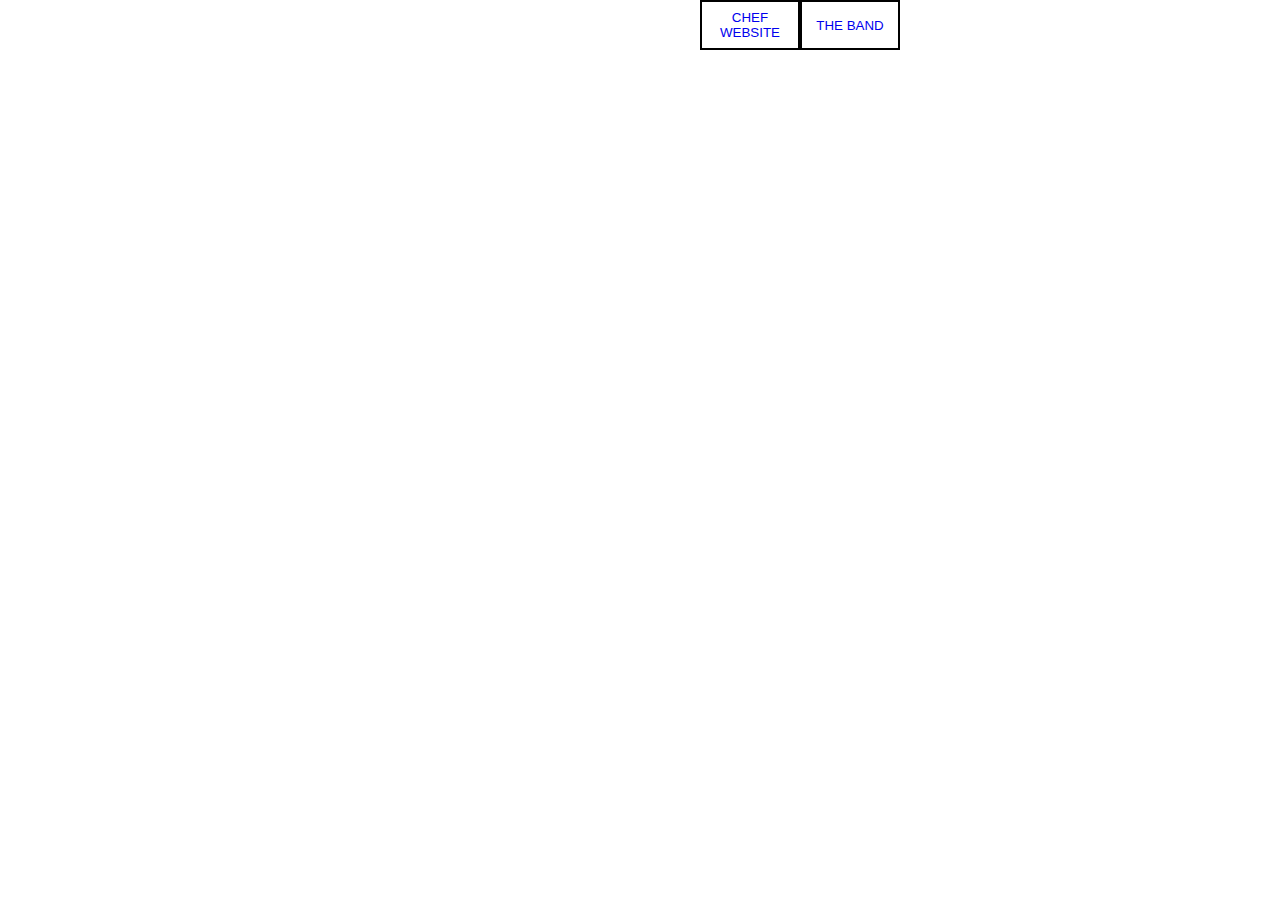
<file: index.html>
<!DOCTYPE html>
<html lang="en">
<head>
    <meta charset="UTF-8">
    <title>Day 6 Assessment</title>
    <style>
        * {margin: 0; padding: 0; box-sizing: border-box;}
        #container {
            width: 900px;
            height: 100%;
            background-image: linear-gradient(#66d7f3, #5a97f2);
        }
        button {
            width: 100px;
            height: 50px;
            background-color: white;
            border: 2px solid black;
            float: right;
        }
        button:hover {
            background-color: rgb(132, 132, 192);
            color: white;
        }
        a {
            text-decoration: none;
        }
        a:hover {
            color: white;
        }
    </style>
</head>
<body>
    <div id="container">
        <div class="button">
            <button><a href="./web_1/finalweb2.html" target="blank">THE BAND</a></button>
            <button><a href="./web_2/final.html" target="blank">CHEF WEBSITE</a></button>
        </div>
    </div>
</body>
</html>
</file>
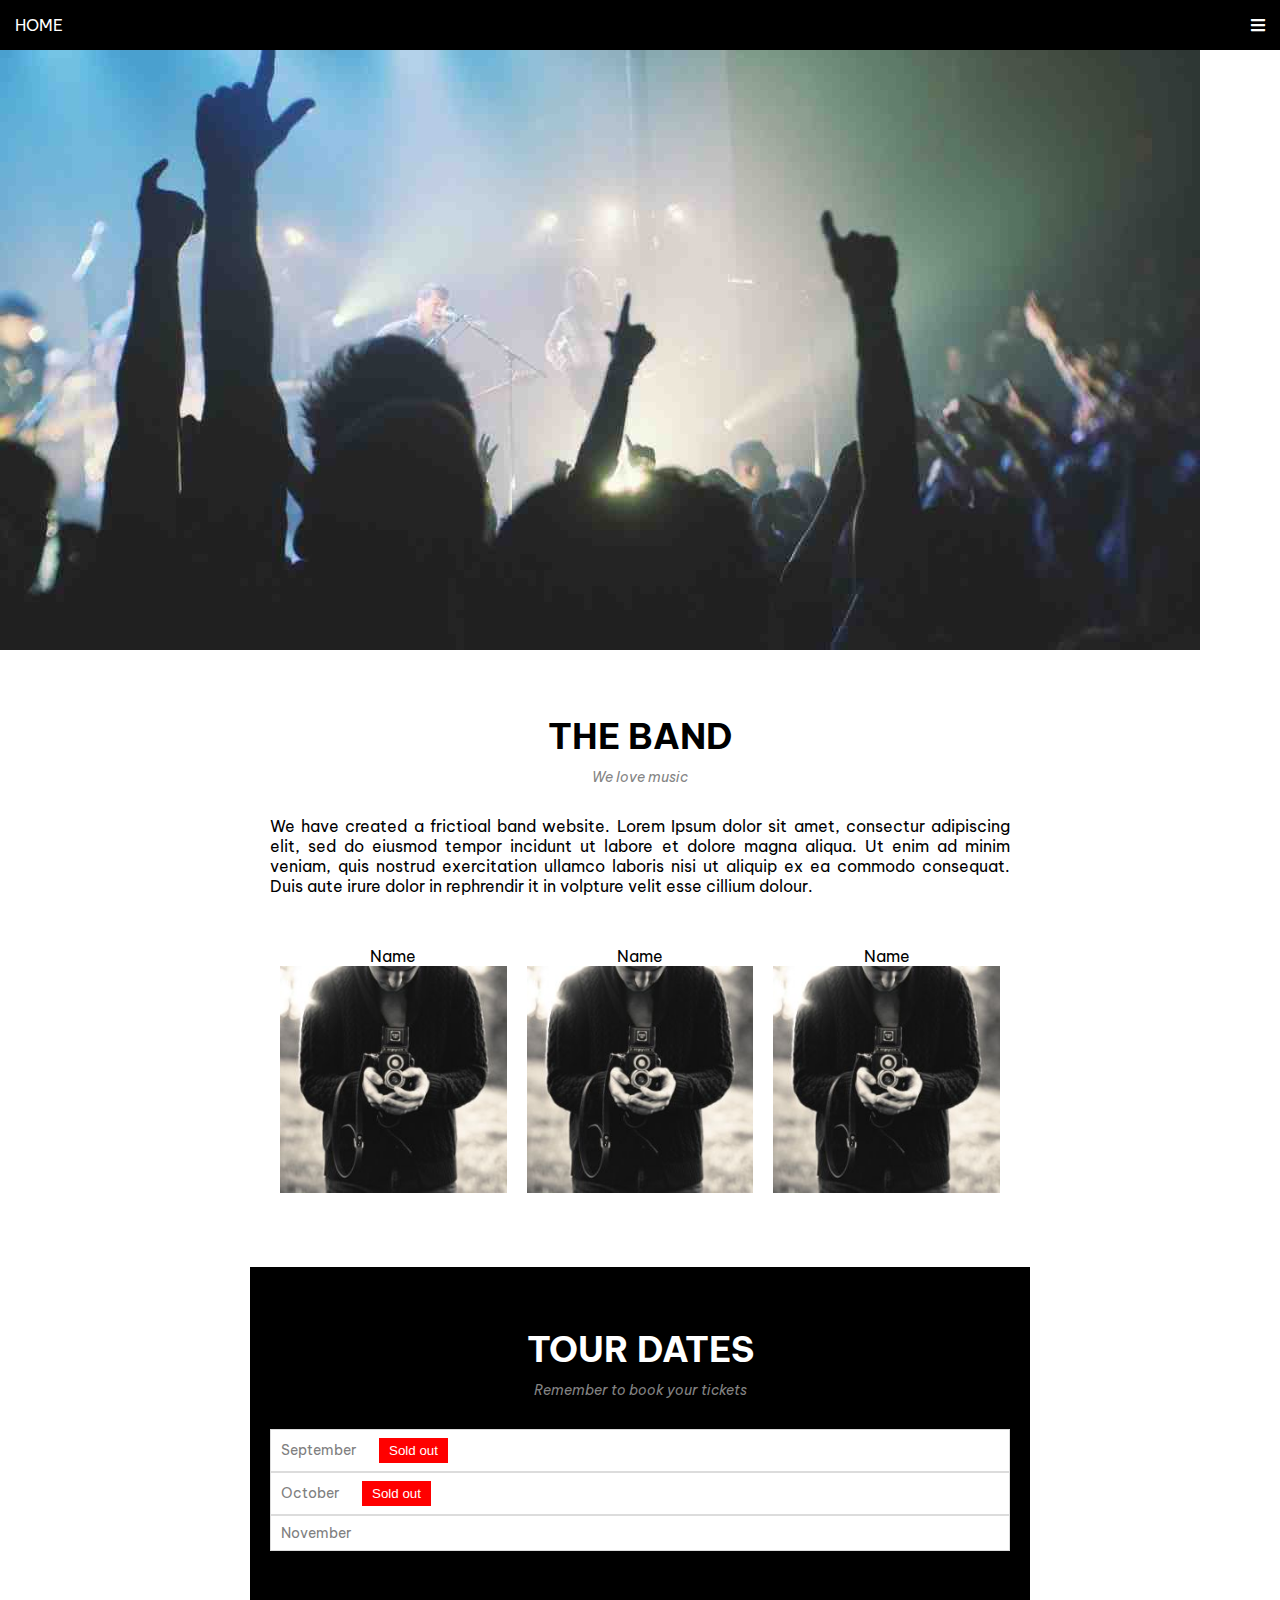
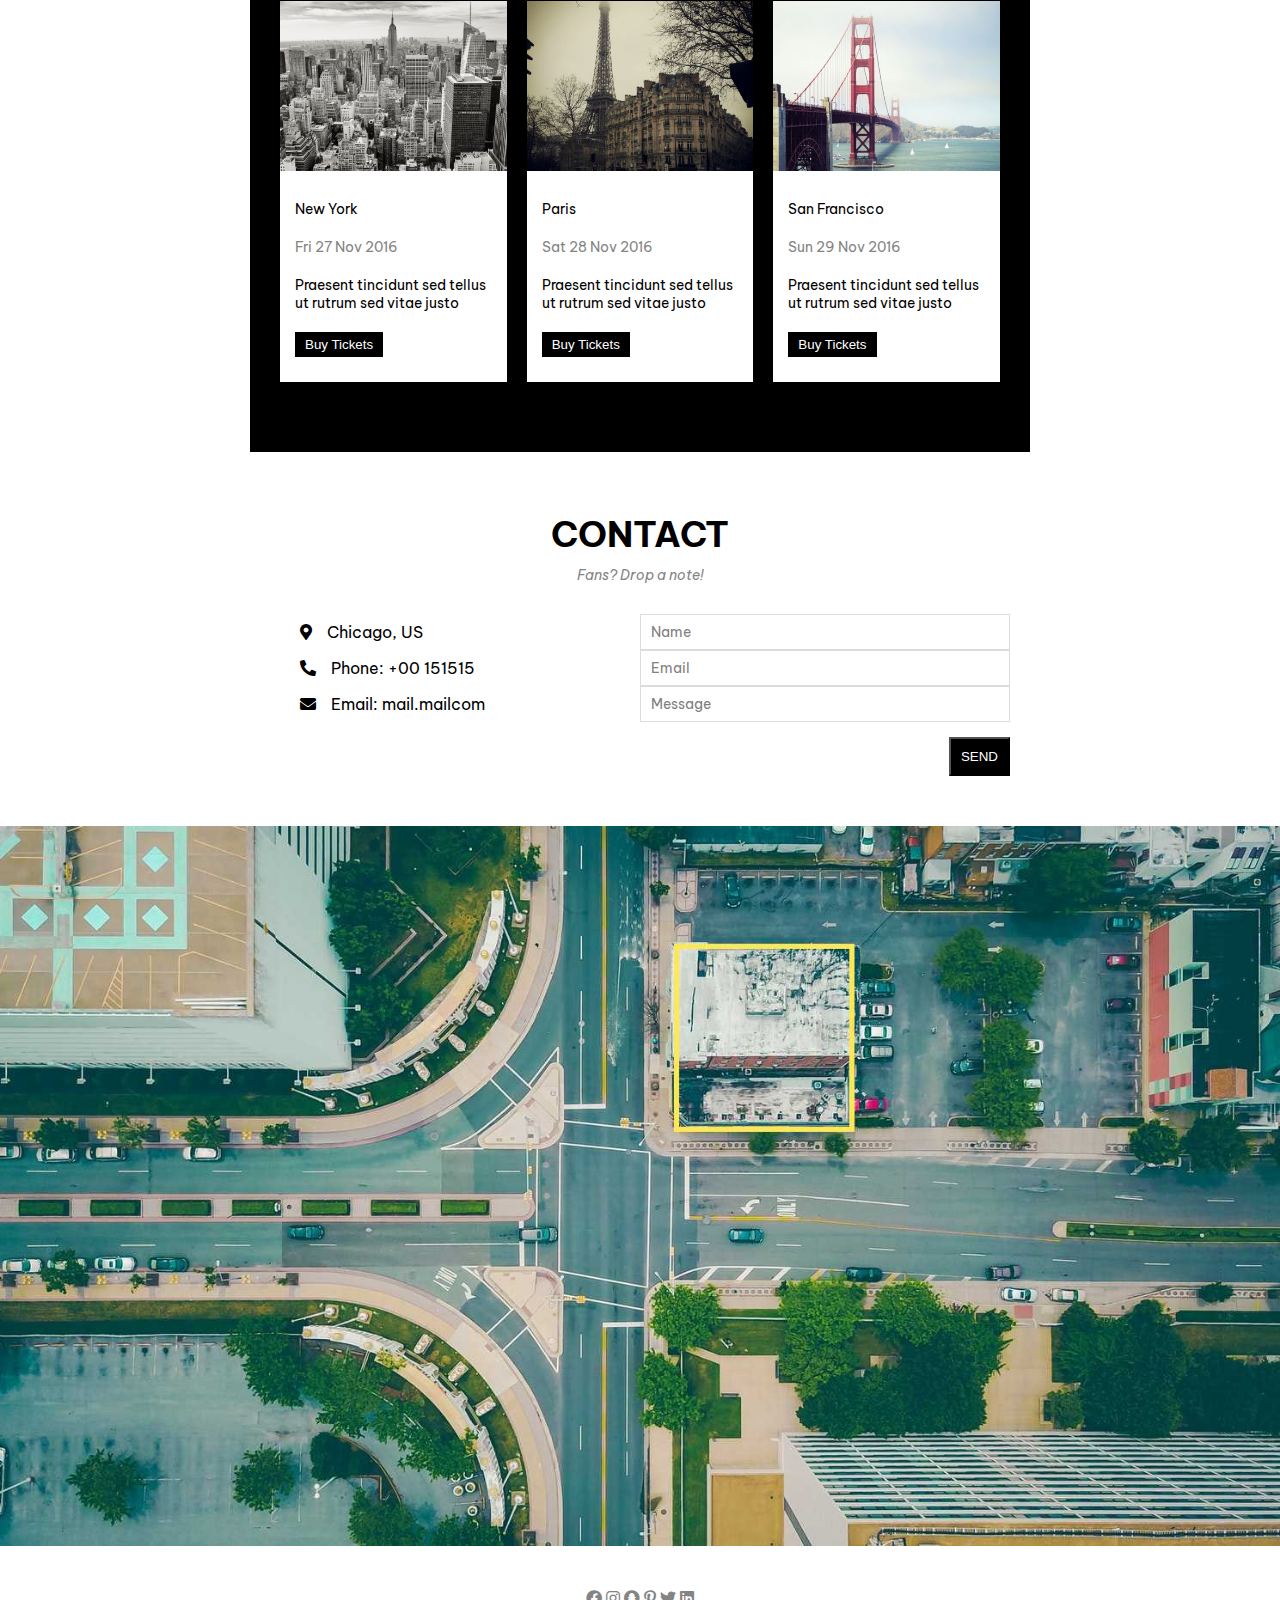
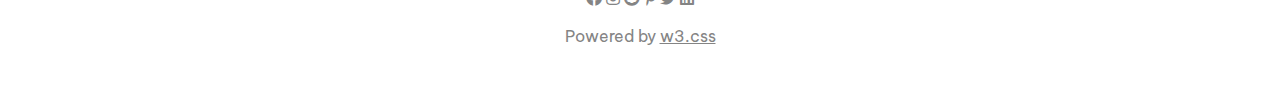
<file: web_1/finalweb2.html>
<!DOCTYPE html>
<html lang="en">
<head>
    <meta charset="UTF-8">
    <meta name="viewport" content="width=device-width, initial-scale=1.0">
    <title>The Band</title>
    <style></style>
    <link rel="preconnect" href="https://fonts.googleapis.com">
    <link rel="preconnect" href="https://fonts.gstatic.com" crossorigin>
    <link href="https://fonts.googleapis.com/css2?family=Be+Vietnam+Pro:wght@300&display=swap" rel="stylesheet">
    <link rel="stylesheet" href="https://cdnjs.cloudflare.com/ajax/libs/font-awesome/5.15.4/css/all.min.css">
    <link rel="stylesheet" href="mystyles.css">
</head>
<body>
    <div id="apps">
        <header>
            <p>HOME</p>
            <i class="fa fa-bars"></i>
        </header>
        <div class="page1">
            <img src="./images/chicago.jpg" alt="">
        </div>
        <div class="page1-desktop">
            <img src="./images/ny.jpg" alt="">
        </div>
        <section class="page2">
            <div class="page-header">
                <h3>THE BAND</h3>
                <p>We love music</p>
            </div>
            <p class="description">We have created a frictioal band website. Lorem Ipsum dolor sit amet, consectur adipiscing elit, sed do eiusmod tempor incidunt ut labore et dolore magna aliqua. Ut enim ad minim veniam, quis nostrud exercitation ullamco laboris nisi ut aliquip ex ea commodo consequat. Duis aute irure dolor in rephrendir it in volpture velit esse cillium dolour.</p>
            <div class="page-list">
                <div class="band-list">
                    <p>Name</p>
                    <img src="./images/bandmember.jpg" alt="">
                </div>
                <div class="band-list">
                    <p>Name</p>
                    <img src="./images/bandmember.jpg" alt="">
                </div>
                <div class="band-list">
                    <p>Name</p>
                    <img src="./images/bandmember.jpg" alt="">
                </div>
            </div>
        </section>
        <section class="page3">
            <div class="page-header">
                <h3>TOUR DATES</h3>
                <p>Remember to book your tickets</p>
            </div>
            <div class="form">
                <p>September <button>Sold out</button></p>
                <p>October <button>Sold out</button></p>
                <p>November</p>
            </div>
            <div class="tour-content">
                <div class="tour-list">
                    <img src="./images/newyork.jpg" alt="">
                    <div class="tour-desc">
                        <p>New York</p>
                        <p><span>Fri 27 Nov 2016</span></p>
                        <p>Praesent tincidunt sed tellus ut rutrum sed vitae justo</p>
                        <button>Buy Tickets</button>
                    </div>
                </div>
                <div class="tour-list">
                    <img src="./images/paris.JPG" alt="">
                    <div class="tour-desc">
                        <p>Paris</p>
                        <p><span>Sat 28 Nov 2016</span></p>
                        <p>Praesent tincidunt sed tellus ut rutrum sed vitae justo</p>
                        <button>Buy Tickets</button>
                    </div>
                </div>
                <div class="tour-list">
                    <img src="./images/sanfran.jpg" alt="">
                    <div class="tour-desc">
                        <p>San Francisco</p>
                        <p><span>Sun 29 Nov 2016</span></p>
                        <p>Praesent tincidunt sed tellus ut rutrum sed vitae justo</p>
                        <button>Buy Tickets</button>
                    </div>
                </div>
            </div>
        </section>
        <section class="page4">
            <div class="page-header">
                <h3>CONTACT</h3>
                <p>Fans? Drop a note!</p>
            </div>
            <div class="page-body">
                <div class="contact-deets">
                    <p><i class="fa fa-map-marker-alt"></i>Chicago, US</p>
                    <p><i class="fa fa-phone-alt"></i>Phone: +00 151515</p>
                    <p><i class="fa fa-envelope"></i>Email: mail.mailcom</p>
                </div>
                <div class="body-right">
                    <div class="form">
                        <p>Name</p>
                        <p>Email</p>
                        <p>Message</p>
                    </div>
                    <button>SEND</button>
                </div>
            </div>
        </section>
        <div class="page5">
            <img src="./images/map.jpg" alt="">
            <div class="footer-logo">
                <i class="fab fa-facebook"></i>
                <i class="fab fa-instagram"></i>
                <i class="fab fa-snapchat"></i>
                <i class="fab fa-pinterest-p"></i>
                <i class="fab fa-twitter"></i>
                <i class="fab fa-linkedin"></i>
                <p>Powered by <a href="https://www.w3schools.com/css/">w3.css</a></p>
            </div>
        </div>
    </div>
</body>
</html>
</file>
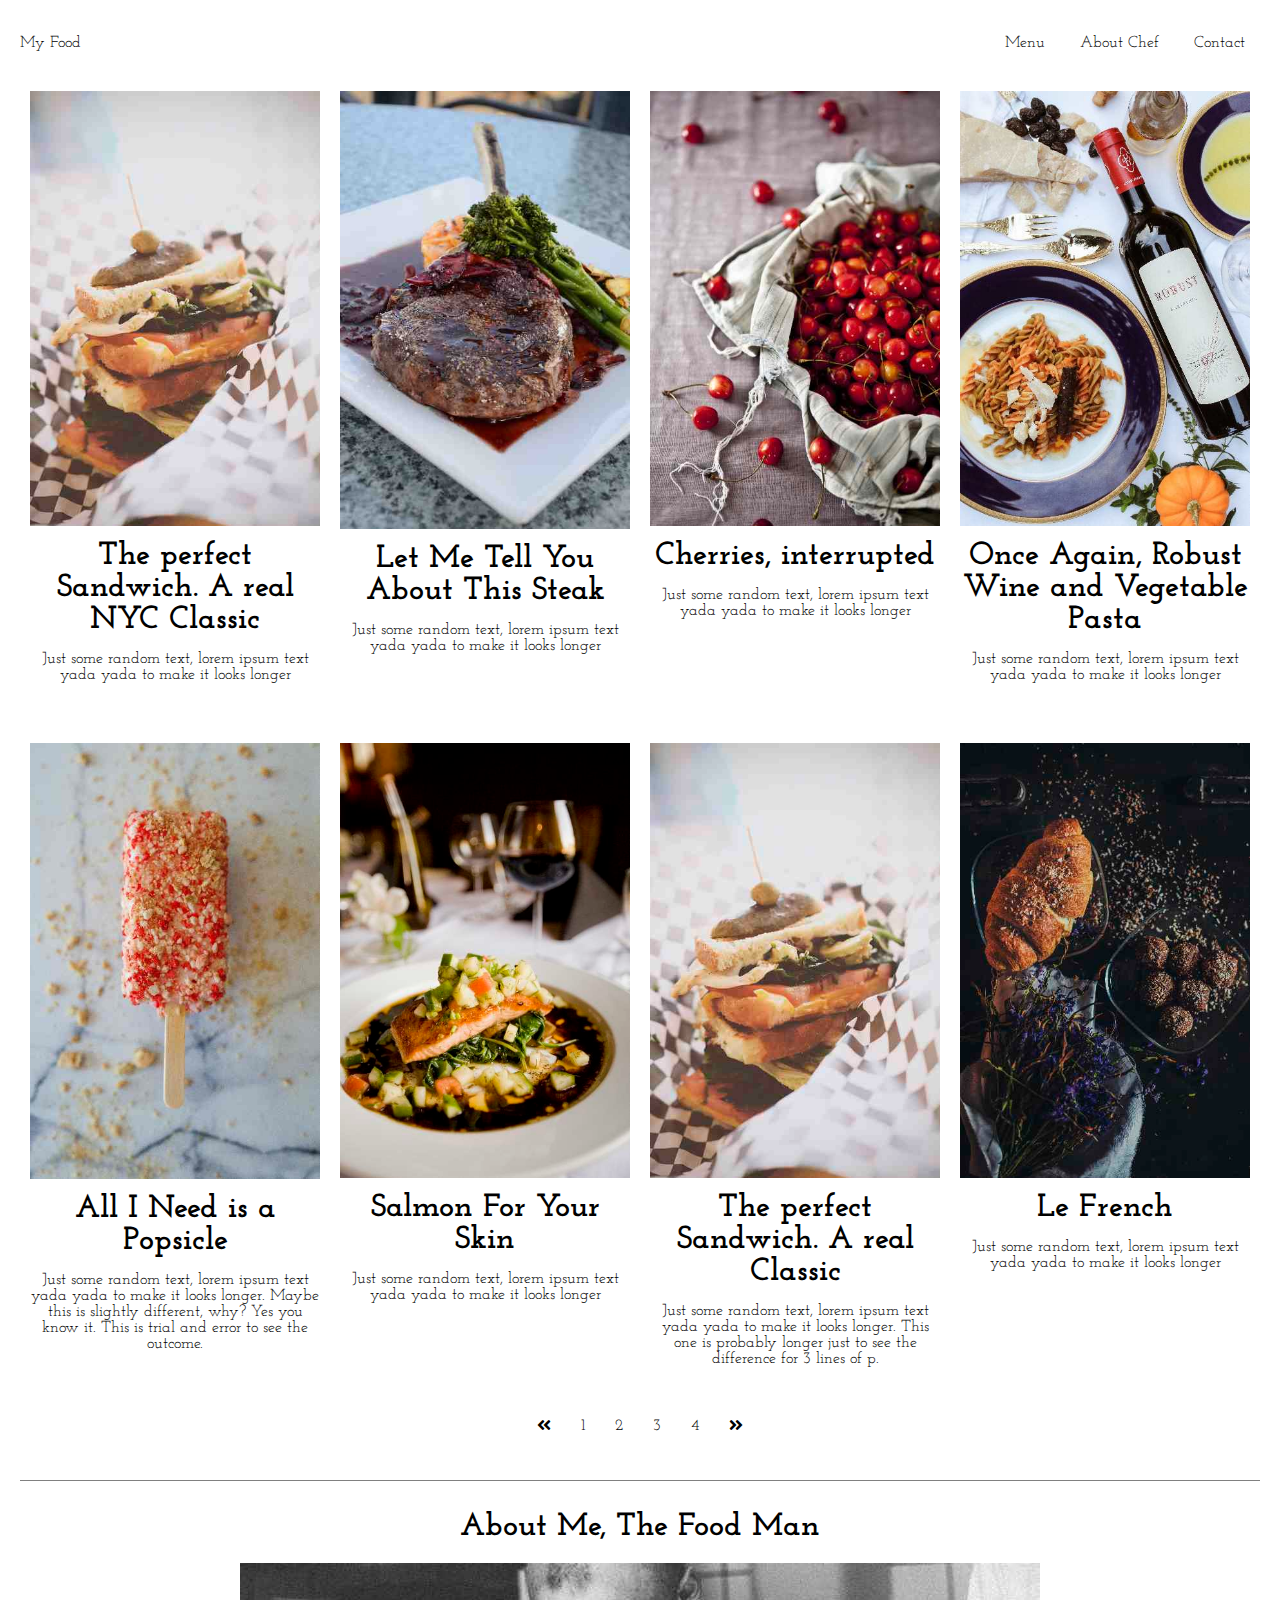
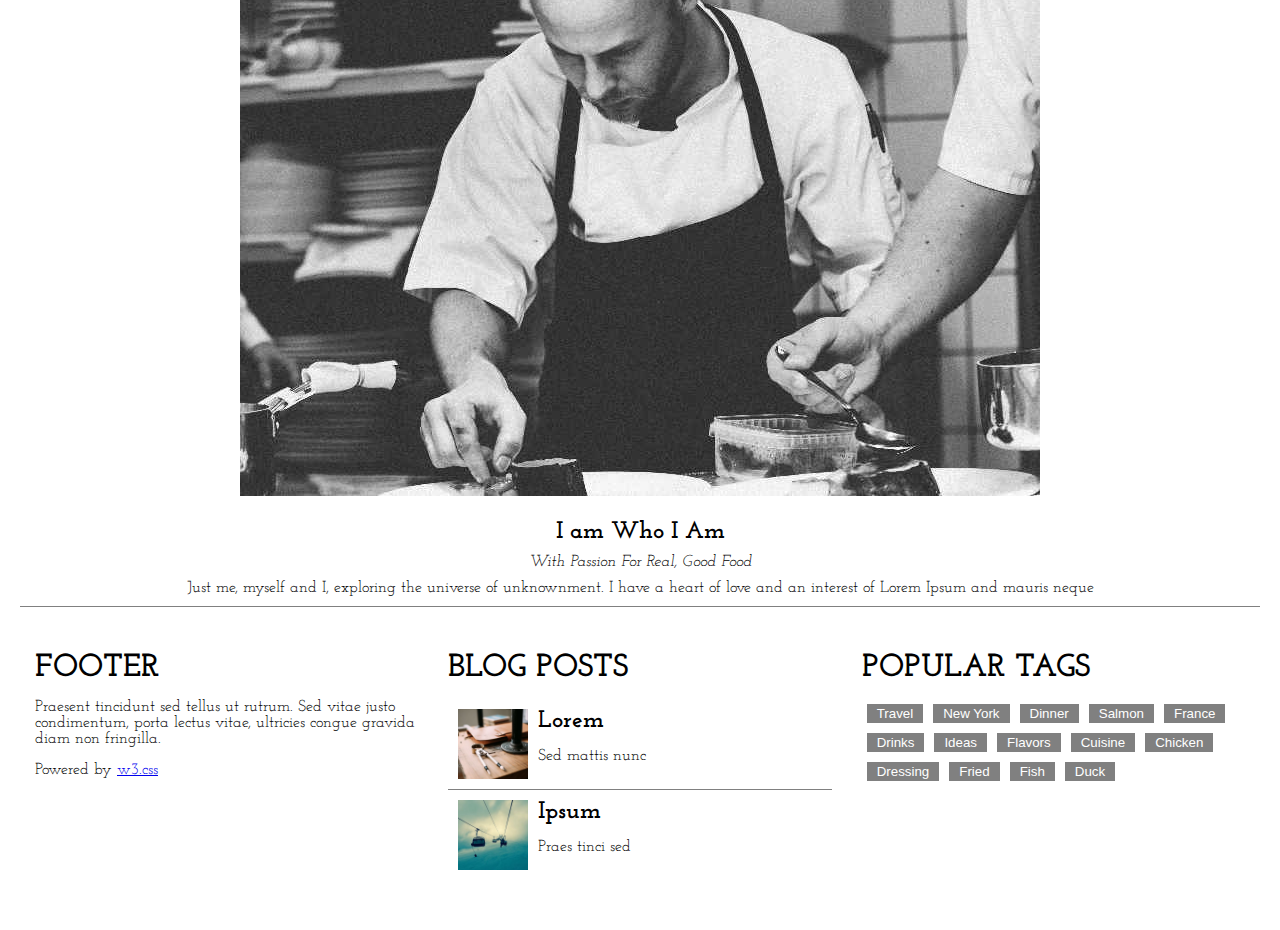
<file: web_2/final.html>
<!DOCTYPE html>
<html lang="en">
<head>
    <meta charset="UTF-8">
    <meta name="viewport" content="width=device-width, initial-scale=1.0">
    <title>Chef Website</title>
    <style></style>
    <link rel="preconnect" href="https://fonts.googleapis.com">
    <link rel="preconnect" href="https://fonts.gstatic.com" crossorigin>
    <link href="https://fonts.googleapis.com/css2?family=Josefin+Slab:ital@0;1&display=swap" rel="stylesheet">
    <link rel="stylesheet" href="https://cdnjs.cloudflare.com/ajax/libs/font-awesome/5.15.4/css/all.min.css">
    <link rel="stylesheet" href="styles.css">
</head>
<body>
    <div id="app">
        <header>
            <i class="fa fa-bars"></i>
            <p id="logo">My Food</p>
            <p id="mail">Mail</p>
            <ul id="nav">
                <li>Menu</li>
                <li>About Chef</li>
                <li>Contact</li>
            </ul>
        </header>
        <section id="food-section">
            <div class="food-list">
                <img src="./images/sandwich.jpg" alt="">
                <h1>The perfect Sandwich. A real NYC Classic</h1>
                <p>Just some random text, lorem ipsum text yada yada to make it looks longer</p>
            </div>
            <div class="food-list">
                <img src="./images/steak.jpg" alt="">
                <h1>Let Me Tell You About This Steak</h1>
                <p>Just some random text, lorem ipsum text yada yada to make it looks longer</p>
            </div>
            <div class="food-list">
                <img src="./images/cherries.jpg" alt="">
                <h1>Cherries, interrupted</h1>
                <p>Just some random text, lorem ipsum text yada yada to make it looks longer</p>
            </div>
            <div class="food-list">
                <img src="./images/wine.jpg" alt="">
                <h1>Once Again, Robust Wine and Vegetable Pasta</h1>
                <p>Just some random text, lorem ipsum text yada yada to make it looks longer</p>
            </div>
            <div class="food-list">
                <img src="./images/popsicle.jpg" alt="">
                <h1>All I Need is a Popsicle</h1>
                <p>Just some random text, lorem ipsum text yada yada to make it looks longer. Maybe this is slightly different, why? Yes you know it. This is trial and error to see the outcome.</p>
            </div>
            <div class="food-list">
                <img src="./images/salmon.jpg" alt="">
                <h1>Salmon For Your Skin</h1>
                <p>Just some random text, lorem ipsum text yada yada to make it looks longer</p>
            </div>
            <div class="food-list">
                <img src="./images/sandwich.jpg" alt="">
                <h1>The perfect Sandwich. A real Classic</h1>
                <p>Just some random text, lorem ipsum text yada yada to make it looks longer. This one is probably longer just to see the difference for 3 lines of p.</p>
            </div>
            <div class="food-list">
                <img src="./images/croissant.jpg" alt="">
                <h1>Le French</h1>
                <p>Just some random text, lorem ipsum text yada yada to make it looks longer</p>
            </div>
            <div class="food-page">
                <ul>
                    <li><i class="fa fa-angle-double-left"></i></li>
                    <li>1</li>
                    <li>2</li>
                    <li>3</li>
                    <li>4</li>
                    <li><i class="fa fa-angle-double-right"></i></li>
                </ul>
            </div>
        </section>
        <section>
            <div class="about-chef">
                <h1>About Me, The Food Man</h1>
                <img src="./images/chef.jpg" alt="">
                <h2>I am Who I Am</h2>
                <p style="font-style: italic;">With Passion For Real, Good Food</p>
                <p>Just me, myself and I, exploring the universe of unknownment. I have a heart of love and an interest of Lorem Ipsum and mauris neque</p>
            </div>
        </section>
        <div id="footer">
            <div class="footer-content">
                <h1>FOOTER</h1>
                <p>Praesent tincidunt sed tellus ut rutrum. Sed vitae justo condimentum, porta lectus vitae, ultricies congue gravida diam non fringilla.</p>
                <p>Powered by <a href="https://www.w3schools.com/css/">w3.css</a></p>
            </div>
            <div class="blog-post">
                <div><h1>BLOG POSTS</h1></div>
                <section class="blog-content">
                    <img src="./images/workshop.jpg" alt="">
                    <div>
                        <h2>Lorem</h2>
                        <p>Sed mattis nunc</p>
                    </div>
                </section>
                <div class="blog-content">
                    <img src="./images/gondol.jpg" alt="">
                    <div>
                        <h2>Ipsum</h2>
                        <p>Praes tinci sed</p>
                    </div>
                </div>
            </div>
            <div class="popular-tags">
                <h1>POPULAR TAGS</h1>
                <button>Travel</button><button>New York</button><button>Dinner</button><button>Salmon</button><button>France</button><button>Drinks</button><button>Ideas</button><button>Flavors</button><button>Cuisine</button><button>Chicken</button><button>Dressing</button><button>Fried</button><button>Fish</button><button>Duck</button>
            </div>
        </div>
    </div>
</body>
</html>
</file>
<file: web_1/mystyles.css>
* {margin: 0; padding: 0; box-sizing: border-box;}
:root {
    --title-font-size: 35px;
    --subtitle-font-size: 15px;
    --day-font-size: 14px;
    --primary-color: #333333;
    --secondary-color: #848484;
}
html, body {
    font-family: sans-serif;
    width: 100%;
    height: 100%;
    font-family: 'Be Vietnam Pro';
}
img {
    max-width: 100%;
}
#apps {
    margin: 0 auto;
}
#apps section {
    text-align: center;
    padding: 20px;
    box-sizing: border-box;
}
#apps > section:nth-child(even) {
    background-color: white;
    color: black;
    width: 100%;
}
#apps > section:nth-child(odd) {
    background-color: black;
    color: white;
    width: 100%;
}
header {
    color: white;
    display: flex;
    flex-direction: row;
    justify-content: space-between;
    align-items: center;
    background-color: black;
    padding: 15px;
    box-sizing: border-box;
}
.description {
    text-align: justify;
}
.page-header {
    display: flex;
    flex-direction: column;
    justify-content: center;
    text-align: center;
    padding: 30px;
    box-sizing: border-box;
}
.page-header h3 {
    margin: 10px 0;
    font-size: var(--title-font-size);
}
.page-header p {
    font-size: var(--day-font-size);
    font-style: italic;
    color: var(--secondary-color);
}
.band-list {
    margin:  20px 0;
}
.page1 {
    text-align: center;
    display: block;
}
.page1-desktop {
    display: none;
}
.page2, .page4 {
    margin: 0 auto;
}
.page3 {
    background-color: black;
    color: white;
    text-align: center;
    margin: 0 auto;
}
.form {
    text-align: left;
    /* padding: 20px 0; */
    background-color: white;
    color: gray;
    /* border: 1px solid gainsboro; */
}
.form button {
    padding: 5px 10px;
    margin: 0 20px;
    background-color: red;
    color: white;
    border: none;
}
.form p {
    padding: 8px 10px;
    border: 1px solid gainsboro;
    font-size: var(--day-font-size);
}
.tour-content {
    margin: 50px 0;
}
.tour-list {
    background-color: white;
    color: black;
    margin: 20px 0;
    font-size: var(--day-font-size);
}
.tour-desc {
    text-align: left;
    padding: 15px;
    display: flex;
    flex-direction: column;
    justify-content: space-evenly;
    align-items: flex-start;
}
span {
    color: var(--secondary-color);
}
.tour-desc button {
    padding: 5px 10px;
    background-color: black;
    color: white;
    border: none;
}
.tour-desc * {
    margin: 10px 0;
}
.contact-deets {
    display: flex;
    flex-direction: column;
    justify-content: space-evenly;
    align-items: flex-start;
    margin-bottom: 20px;
}
.contact-deets * {
    margin: 5px 15px;
}
.page4 button {
    float: right;
    /* display: flex;
    flex-direction: row;
    justify-content: flex-end;
    text-align: center; */
    padding: 10px;
    margin-top: 15px;
    margin-bottom: 30px;
    background-color: black;
    color: white;
}
.footer-logo {
    text-align: center;
    padding: 30px;
    color: var(--secondary-color);
}
.footer-logo a {
    color: var(--secondary-color);
}
.footer-logo > * {
    margin: 10px 0;
}
@media (max-width: 280px) {
    #apps {
        min-width: 280px;
    }
}
@media (min-width: 780px) {
    .page2, .page3, .page4 {
        max-width: 780px;
    }
    .page-body {
        display: flex;
        flex-direction: row;
        justify-content: space-between;
        align-items: flex-start;
    }
    .page-body > * {
        width: calc(100%/2);
    }
    .tour-content {
        display: flex;
        flex-direction: row;
        justify-content: space-between;
        align-items: flex-start;
    }
    .tour-list {
        margin: 0 10px;
    }
    .page-list {
        display: flex;
        flex-direction: row;
        justify-content: space-between;
        align-items: flex-start;
    }
    .band-list {
        margin: 50px 10px;
    }
}
@media (min-width: 1000px) {
    .page1 {
        display: none;
    }
    .page1-desktop {
        display: block;
    }
}
</file>
<file: web_2/styles.css>
* {margin: 0; padding: 0; box-sizing: border-box;}
html, body {
    font-family: "Josefin Slab";
}
img {
    max-width: 100%;
    margin: 0 auto;
}
#app {
    padding: 1.25em;
    margin: 0 auto;
}
header {
    display: flex;
    flex-direction: row;
    justify-content: space-between;
    align-items: center;
}
header ul {
    display: none;
    list-style-type: none;
}
header ul li {
    display: inline-block;
    margin: 0 15px;
}
section {
    border-bottom: 1px solid gray;
}
.food-list {
    text-align: center;
    margin: 15px 0;
}
.food-list > * {
    margin-bottom: 10px;
}
@media (min-width: 1000px) {
    header .fa, header #mail {
        display: none;
    }
    header ul {
        display: block;
    }
    #food-section {
        display: flex;
        flex-wrap: wrap;
        flex-direction: row;
        justify-content: flex-start;
        align-items: flex-start;
    }
    .food-list {
        width: calc(100%/4);
        padding: 10px;
    }
}
@media (min-width: 1400px) {
    #app {
        max-width: 1400px;
    }
}
.food-page {
    display: flex;
    flex-direction: row;
    justify-content: center;
    align-items: center;
    margin: 0 auto;
}
.food-page ul {
    list-style-type: none;
    display: flex;
    flex-direction: row;
    justify-content: center;
    align-items: center;
    margin-bottom: 30px;
}
.food-page ul li {
    padding: 15px;
}
.food-page ul li:hover {
    background-color: black;
    color: white;
}
.about-chef > * {
    text-align: center;
    margin: 10px 0;
}
.about-chef h1 {
    margin-top: 30px;
}
.about-chef {
    text-align: center;
}
#footer > * {
    margin: 30px 0;
}
#footer h1, p {
    margin: 15px 0;
}
.blog-content {
    display: flex;
    flex-direction: row;
    justify-content: flex-start;
    align-items: center;
}
.blog-content img {
    width: 70px;
    height: 70px;
    margin: 10px;
}
button {
    flex-wrap: wrap;
    margin: 5px;
    background-color: gray;
    color: white;
    border: none;
    padding: 2px 10px;
}
.popular-tags button:hover {
    background-color: black;
}
@media (min-width: 1000px) {
    #footer {
        display: flex;
        flex-direction: row;
        justify-content: space-evenly;
        align-items: flex-start;
    }
    #footer > * {
        padding: 0 15px;
        box-sizing: border-box;
        width: calc(100%/3);
    }
}
</file>
